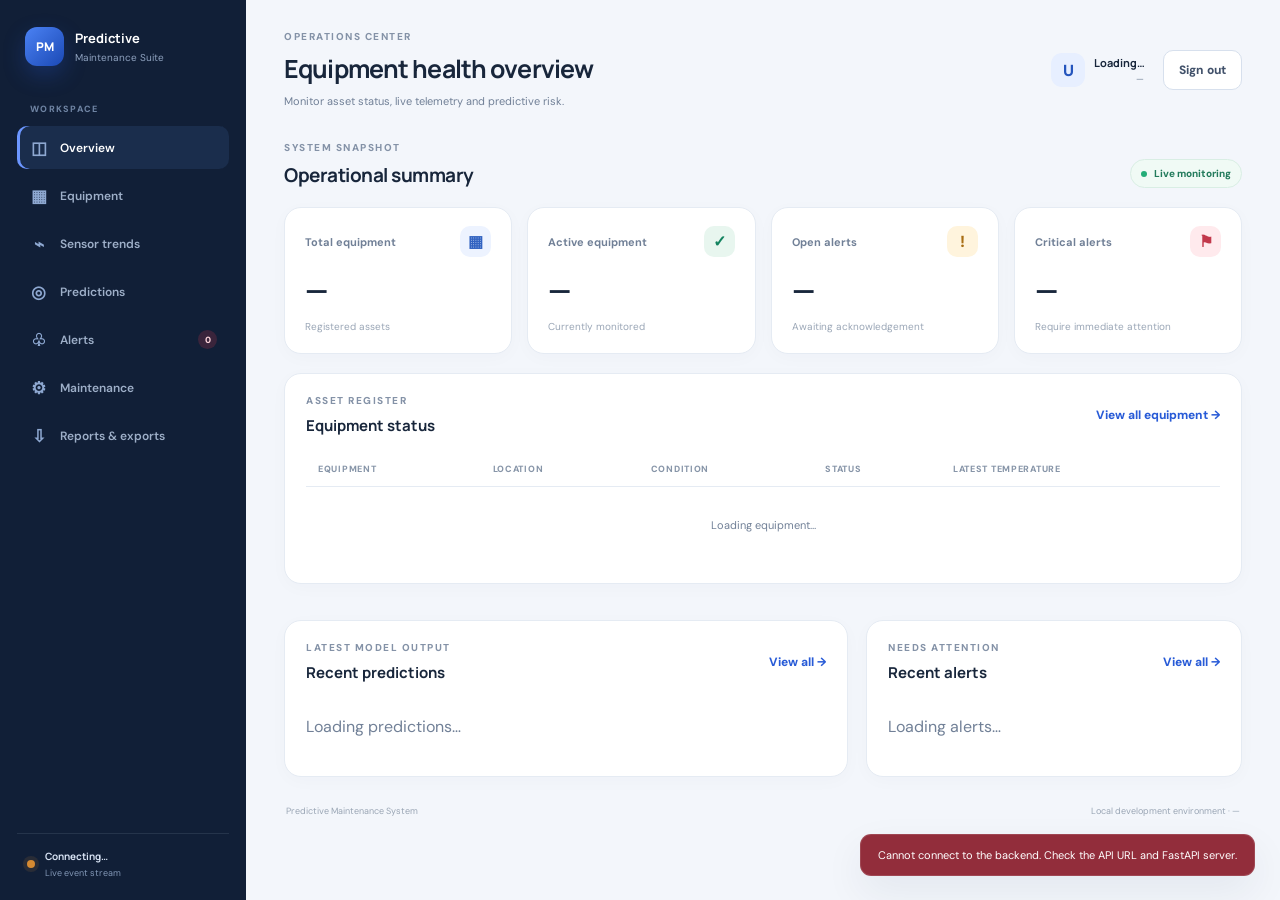
<file: frontend/index.html>
<!DOCTYPE html>
<html lang="en">
<head>
  <meta charset="UTF-8">
  <meta name="viewport" content="width=device-width, initial-scale=1.0">
  <meta name="theme-color" content="#101d34">
  <title>Operations Dashboard | Predictive Maintenance</title>
  <link rel="stylesheet" href="assets/css/styles.css">
</head>
<body class="app-page">
  <aside class="sidebar" id="sidebar">
    <a class="sidebar-brand" href="index.html">
      <span class="brand-mark brand-mark-small">PM</span>
      <span><strong>Predictive</strong><small>Maintenance Suite</small></span>
    </a>
    <div class="sidebar-label">WORKSPACE</div>
    <nav class="sidebar-nav" aria-label="Main navigation">
      <a class="nav-link active" href="#overview" data-view="overview"><span class="nav-icon">◫</span>Overview</a>
      <a class="nav-link" href="#equipment" data-view="equipment"><span class="nav-icon">▦</span>Equipment</a>
      <a class="nav-link" href="#trends" data-view="trends"><span class="nav-icon">⌁</span>Sensor trends</a>
      <a class="nav-link" href="#predictions" data-view="predictions"><span class="nav-icon">◎</span>Predictions</a>
      <a class="nav-link" href="#alerts" data-view="alerts"><span class="nav-icon">♧</span>Alerts<span class="nav-count" id="nav-alert-count">0</span></a>
      <a class="nav-link" href="#maintenance" data-view="maintenance"><span class="nav-icon">⚙</span>Maintenance</a>
      <a class="nav-link" href="#reports" data-view="reports"><span class="nav-icon">⇩</span>Reports &amp; exports</a>
      <a class="nav-link privileged-only hidden" href="#model-monitoring" data-view="model-monitoring"><span class="nav-icon">▤</span>ML model monitoring</a>
      <a class="nav-link admin-only hidden" href="#users" data-view="users"><span class="nav-icon">♙</span>User management</a>
    </nav>
    <div class="sidebar-bottom">
      <span class="connection-indicator" id="connection-indicator"></span>
      <span><strong id="connection-label">Connecting…</strong><small>Live event stream</small></span>
    </div>
  </aside>

  <main class="main-content">
    <header class="topbar">
      <div class="topbar-title">
        <p class="eyebrow">OPERATIONS CENTER</p>
        <h1 id="view-title">Equipment health overview</h1>
        <p id="view-subtitle" class="muted">Monitor asset status, live telemetry and predictive risk.</p>
      </div>
      <div class="topbar-actions">
        <div class="user-chip"><span class="avatar" id="user-avatar">U</span><span><strong id="user-name">Loading…</strong><small id="user-role">—</small></span></div>
        <button id="logout-button" class="button button-outline" type="button">Sign out</button>
      </div>
    </header>

    <!-- OVERVIEW -->
    <section class="page-view" id="view-overview" data-panel="overview">
      <div class="section-heading"><div><p class="eyebrow">SYSTEM SNAPSHOT</p><h2>Operational summary</h2></div><span class="live-badge"><span></span>Live monitoring</span></div>
      <div class="kpi-grid">
        <article class="kpi-card"><div class="kpi-top"><span class="kpi-label">Total equipment</span><span class="kpi-icon blue">▦</span></div><strong id="equipment-count">—</strong><small>Registered assets</small></article>
        <article class="kpi-card"><div class="kpi-top"><span class="kpi-label">Active equipment</span><span class="kpi-icon green">✓</span></div><strong id="active-equipment">—</strong><small>Currently monitored</small></article>
        <article class="kpi-card"><div class="kpi-top"><span class="kpi-label">Open alerts</span><span class="kpi-icon amber">!</span></div><strong id="open-alerts">—</strong><small>Awaiting acknowledgement</small></article>
        <article class="kpi-card"><div class="kpi-top"><span class="kpi-label">Critical alerts</span><span class="kpi-icon red">⚑</span></div><strong id="critical-alerts">—</strong><small>Require immediate attention</small></article>
      </div>
      <div class="overview-grid">
        <section class="panel panel-wide">
          <div class="panel-heading"><div><p class="eyebrow">ASSET REGISTER</p><h2>Equipment status</h2></div><button class="button button-text" type="button" data-go="equipment">View all equipment →</button></div>
          <div class="table-wrap"><table><thead><tr><th>Equipment</th><th>Location</th><th>Condition</th><th>Status</th><th>Latest temperature</th></tr></thead><tbody id="overview-equipment-table"><tr><td colspan="5" class="empty-cell">Loading equipment…</td></tr></tbody></table></div>
        </section>
        <section class="panel">
          <div class="panel-heading"><div><p class="eyebrow">LATEST MODEL OUTPUT</p><h2>Recent predictions</h2></div><button class="button button-text" type="button" data-go="predictions">View all →</button></div>
          <div id="overview-predictions" class="compact-list"><p class="muted">Loading predictions…</p></div>
        </section>
        <section class="panel">
          <div class="panel-heading"><div><p class="eyebrow">NEEDS ATTENTION</p><h2>Recent alerts</h2></div><button class="button button-text" type="button" data-go="alerts">View all →</button></div>
          <div id="overview-alerts" class="compact-list"><p class="muted">Loading alerts…</p></div>
        </section>
      </div>
    </section>

    <!-- EQUIPMENT -->
    <section class="page-view hidden" id="view-equipment" data-panel="equipment">
      <div class="section-heading"><div><p class="eyebrow">ASSET REGISTER</p><h2>Equipment management</h2><p class="muted">Manage registered machines and capture a sensor reading manually.</p></div><button id="show-equipment-form" class="button button-primary write-control" type="button">＋ Add equipment</button></div>
      <section class="panel hidden" id="equipment-form-panel">
        <div class="panel-heading"><div><p class="eyebrow">ASSET DETAILS</p><h2 id="equipment-form-title">Register equipment</h2></div><button id="close-equipment-form" class="icon-button" type="button" aria-label="Close">×</button></div>
        <form id="equipment-form" class="form-grid">
          <input type="hidden" id="equipment-id">
          <label>Equipment name<input id="equipment-name" required minlength="2" maxlength="150" placeholder="CNC Machine 001"></label>
          <label>Asset tag<input id="equipment-asset-tag" required minlength="2" maxlength="80" placeholder="CNC-001"></label>
          <label>Equipment type<input id="equipment-type" maxlength="100" value="Industrial machine"></label>
          <label>Location<input id="equipment-location" maxlength="150" placeholder="Production Floor - Unit 1"></label>
          <label>Criticality<select id="equipment-criticality"><option value="low">Low</option><option value="medium" selected>Medium</option><option value="high">High</option><option value="critical">Critical</option></select></label>
          <label>Status<select id="equipment-status"><option value="active">Active</option><option value="inactive">Inactive</option></select></label>
          <label class="field-span-2">Description<textarea id="equipment-description" rows="2" placeholder="Optional equipment description"></textarea></label>
          <div class="threshold-box field-span-2"><strong>Sensor thresholds</strong><span class="muted">Used for threshold-breach event predictions.</span>
            <div class="threshold-grid">
              <label>Maximum temperature (°C)<input id="threshold-temperature" type="number" step="0.1" value="85"></label>
              <label>Maximum vibration (mm/s)<input id="threshold-vibration" type="number" step="0.1" value="7"></label>
              <label>Minimum pressure (bar)<input id="threshold-pressure-min" type="number" step="0.1" value="1"></label>
              <label>Maximum pressure (bar)<input id="threshold-pressure-max" type="number" step="0.1" value="12"></label>
              <label>Maximum current (A)<input id="threshold-current" type="number" step="0.1" value="30"></label>
            </div>
          </div>
          <div class="form-actions field-span-2"><button class="button button-primary" type="submit">Save equipment</button><button id="cancel-equipment-form" class="button button-outline" type="button">Cancel</button><span id="equipment-form-message" class="form-message" role="status"></span></div>
        </form>
      </section>
      <section class="panel">
        <div class="panel-heading"><div><p class="eyebrow">REGISTERED ASSETS</p><h2>All equipment</h2></div><span class="tag" id="equipment-table-count">0 assets</span></div>
        <div class="table-wrap"><table><thead><tr><th>Asset</th><th>Type</th><th>Location</th><th>Criticality</th><th>Status</th><th>Latest reading</th><th>Actions</th></tr></thead><tbody id="equipment-table"><tr><td colspan="7" class="empty-cell">Loading equipment…</td></tr></tbody></table></div>
      </section>
      <section class="panel write-control" id="telemetry-entry-panel">
        <div class="panel-heading"><div><p class="eyebrow">MANUAL INGESTION</p><h2>Submit sensor reading</h2><p class="muted">Use this form for a manual telemetry entry. The simulator can continue sending readings independently.</p></div></div>
        <form id="telemetry-form" class="form-grid">
          <label>Equipment<select id="telemetry-equipment" required></select></label>
          <label>Temperature (°C)<input id="reading-temperature" type="number" step="0.01" min="-50" max="500" required value="65"></label>
          <label>Vibration (mm/s)<input id="reading-vibration" type="number" step="0.01" min="0" max="1000" required value="2.5"></label>
          <label>Pressure (bar)<input id="reading-pressure" type="number" step="0.01" min="0" max="1000" required value="5.5"></label>
          <label>RPM<input id="reading-rpm" type="number" step="1" min="0" max="100000" required value="1500"></label>
          <label>Current (A)<input id="reading-current" type="number" step="0.01" min="0" max="10000" required value="15"></label>
          <label>Operating hours<input id="reading-operating-hours" type="number" step="0.1" min="0" required value="600"></label>
          <div class="form-actions field-span-2"><button class="button button-primary" type="submit">Submit reading</button><span id="telemetry-form-message" class="form-message" role="status"></span></div>
        </form>
      </section>
    </section>

    <!-- TRENDS -->
    <section class="page-view hidden" id="view-trends" data-panel="trends">
      <div class="section-heading"><div><p class="eyebrow">SENSOR ANALYTICS</p><h2>Historical equipment trends</h2><p class="muted">Review stored sensor measurements over the selected reading window.</p></div><span class="tag">MySQL history</span></div>
      <section class="panel">
        <div class="trend-controls">
          <label>Equipment<select id="trend-equipment"><option value="">Loading equipment…</option></select></label>
          <label>Measurement<select id="trend-metric"><option value="temperature">Temperature</option><option value="vibration">Vibration</option><option value="pressure">Pressure</option><option value="rpm">RPM</option><option value="current">Current</option></select></label>
          <label>Reading window<select id="trend-limit"><option value="50">Last 50</option><option value="100" selected>Last 100</option><option value="250">Last 250</option><option value="500">Last 500</option><option value="1000">Last 1000</option></select></label>
          <button id="refresh-trend" class="button button-outline" type="button">Refresh chart</button>
        </div>
        <div class="trend-stats">
          <article><span>Latest</span><strong id="trend-latest">—</strong></article>
          <article><span>Average</span><strong id="trend-average">—</strong></article>
          <article><span>Minimum</span><strong id="trend-minimum">—</strong></article>
          <article><span>Maximum</span><strong id="trend-maximum">—</strong></article>
        </div>
        <div id="trend-status" class="trend-status" role="status">Select equipment to view sensor history.</div>
        <div class="chart-shell"><svg id="trend-chart" class="trend-chart" viewBox="0 0 960 340" role="img" aria-label="Historical sensor readings chart"><text x="480" y="170" text-anchor="middle">Select equipment to view history</text></svg></div>
        <p class="chart-note">Statistics are calculated from the readings returned by the selected history request. New sensor events refresh the selected chart automatically.</p>
      </section>
    </section>

    <!-- PREDICTIONS -->
    <section class="page-view hidden" id="view-predictions" data-panel="predictions">
      <div class="section-heading"><div><p class="eyebrow">MODEL OUTPUT</p><h2>Failure and RUL predictions</h2><p class="muted">Failure probability is evaluated over the configured 24-hour horizon.</p></div><button id="refresh-predictions" class="button button-outline" type="button">Refresh</button></div>
      <section class="panel"><div class="table-wrap"><table><thead><tr><th>Equipment</th><th>Created</th><th>Trigger</th><th>Failure probability</th><th>Risk</th><th>Estimated RUL</th><th>Model versions</th></tr></thead><tbody id="predictions-table"><tr><td colspan="7" class="empty-cell">Loading predictions…</td></tr></tbody></table></div></section>
      <section class="panel write-control"><div class="panel-heading"><div><p class="eyebrow">ON-DEMAND INFERENCE</p><h2>Run a manual prediction</h2><p class="muted">Select active equipment that has at least one stored sensor reading.</p></div></div><form id="manual-prediction-form" class="inline-form"><select id="prediction-equipment" required></select><button class="button button-primary" type="submit">Run prediction</button><span id="prediction-form-message" class="form-message" role="status"></span></form></section>
    </section>

    <!-- MODEL MONITORING -->
    <section class="page-view hidden" id="view-model-monitoring" data-panel="model-monitoring">
      <div class="section-heading">
        <div>
          <p class="eyebrow">MODEL OPERATIONS</p>
          <h2>ML model monitoring</h2>
          <p class="muted">Review saved training metrics, deployed model versions and recent prediction activity.</p>
        </div>
        <div class="toolbar">
          <span class="tag tag-neutral" id="model-monitoring-updated">Not loaded</span>
          <button id="refresh-model-monitoring" class="button button-outline" type="button">Refresh</button>
        </div>
      </div>

      <div id="model-monitoring-status" class="trend-status" role="status">Model monitoring data has not been loaded.</div>

      <div class="kpi-grid model-kpi-grid">
        <article class="kpi-card">
          <div class="kpi-top"><span class="kpi-label">Failure model</span><span class="kpi-icon blue">◎</span></div>
          <strong id="failure-model-status">—</strong><small id="failure-model-version">Version unavailable</small>
        </article>
        <article class="kpi-card">
          <div class="kpi-top"><span class="kpi-label">RUL model</span><span class="kpi-icon green">◷</span></div>
          <strong id="rul-model-status">—</strong><small id="rul-model-version">Version unavailable</small>
        </article>
        <article class="kpi-card">
          <div class="kpi-top"><span class="kpi-label">Predictions · 30 days</span><span class="kpi-icon blue">▥</span></div>
          <strong id="model-total-predictions">—</strong><small>Recorded inference results</small>
        </article>
        <article class="kpi-card">
          <div class="kpi-top"><span class="kpi-label">Fallback predictions</span><span class="kpi-icon amber">!</span></div>
          <strong id="model-fallback-predictions">—</strong><small>Predictions not using the saved model</small>
        </article>
      </div>

      <div class="model-card-grid">
        <section class="panel model-card">
          <div class="panel-heading">
            <div><p class="eyebrow">CLASSIFICATION</p><h2>Failure prediction model</h2><p class="muted">Predicts failure within the configured prediction horizon.</p></div>
            <span id="failure-model-badge" class="status-pill">Unknown</span>
          </div>
          <div class="model-meta-grid">
            <div><span>Model version</span><strong id="failure-model-version-detail">—</strong></div>
            <div><span>Input features</span><strong id="failure-model-features">—</strong></div>
          </div>
          <div class="table-wrap">
            <table class="model-metrics-table"><thead><tr><th>Evaluation metric</th><th>Value</th></tr></thead><tbody id="failure-model-metrics"><tr><td colspan="2" class="empty-cell">No metrics available.</td></tr></tbody></table>
          </div>
        </section>

        <section class="panel model-card">
          <div class="panel-heading">
            <div><p class="eyebrow">REGRESSION</p><h2>Remaining useful life model</h2><p class="muted">Estimates remaining operating life in hours.</p></div>
            <span id="rul-model-badge" class="status-pill">Unknown</span>
          </div>
          <div class="model-meta-grid">
            <div><span>Model version</span><strong id="rul-model-version-detail">—</strong></div>
            <div><span>Input features</span><strong id="rul-model-features">—</strong></div>
          </div>
          <div class="table-wrap">
            <table class="model-metrics-table"><thead><tr><th>Evaluation metric</th><th>Value</th></tr></thead><tbody id="rul-model-metrics"><tr><td colspan="2" class="empty-cell">No metrics available.</td></tr></tbody></table>
          </div>
        </section>
      </div>

      <section class="panel">
        <div class="panel-heading"><div><p class="eyebrow">INFERENCE ACTIVITY</p><h2>Recent runtime statistics</h2><p class="muted">Calculated from prediction records created during the last 30 days.</p></div></div>
        <div class="trend-stats model-runtime-stats">
          <article><span>Average failure probability</span><strong id="model-average-failure">—</strong></article>
          <article><span>Average predicted RUL</span><strong id="model-average-rul">—</strong></article>
          <article><span>Failure fallback count</span><strong id="model-failure-fallback-count">—</strong></article>
          <article><span>RUL fallback count</span><strong id="model-rul-fallback-count">—</strong></article>
        </div>
      </section>

      <section class="panel">
        <div class="panel-heading"><div><p class="eyebrow">MODEL USAGE</p><h2>Prediction counts by model version</h2><p class="muted">The version strings are recorded with each prediction.</p></div></div>
        <div class="table-wrap">
          <table><thead><tr><th>Model</th><th>Version</th><th>Predictions · 30 days</th></tr></thead><tbody id="model-version-counts"><tr><td colspan="3" class="empty-cell">No version usage data available.</td></tr></tbody></table>
        </div>
      </section>

      <section class="panel">
        <div class="panel-heading"><div><p class="eyebrow">ACTIVE CONFIGURATION</p><h2>Prediction configuration</h2></div></div>
        <div class="model-config-grid">
          <div><span>Failure horizon</span><strong id="model-config-horizon">—</strong></div>
          <div><span>Scheduled interval</span><strong id="model-config-interval">—</strong></div>
          <div><span>Alert probability threshold</span><strong id="model-config-alert-threshold">—</strong></div>
          <div><span>Statistics period</span><strong id="model-config-period">—</strong></div>
        </div>
      </section>

      <div class="model-disclaimer"><strong>How to interpret these numbers:</strong> classification and regression metrics are the saved holdout evaluation results from training. Your current dataset is synthetic, so these values do not establish real-world industrial accuracy. Runtime averages describe stored predictions; they are not accuracy measurements.</div>
    </section>

    <!-- ALERTS -->
    <section class="page-view hidden" id="view-alerts" data-panel="alerts">
      <div class="section-heading"><div><p class="eyebrow">MAINTENANCE ACTION</p><h2>Alert center</h2><p class="muted">Review failure-risk alerts and record acknowledgement.</p></div><div class="toolbar"><select id="alert-filter" aria-label="Filter alerts"><option value="all">All alerts</option><option value="open">Unacknowledged only</option><option value="acknowledged">Acknowledged only</option></select><button id="refresh-alerts" class="button button-outline" type="button">Refresh</button></div></div>
      <section class="panel"><div class="table-wrap"><table><thead><tr><th>Severity</th><th>Alert</th><th>Equipment ID</th><th>Created</th><th>Status</th><th>Action</th></tr></thead><tbody id="alerts-table"><tr><td colspan="6" class="empty-cell">Loading alerts…</td></tr></tbody></table></div></section>
    </section>

    <!-- MAINTENANCE -->
    <section class="page-view hidden" id="view-maintenance" data-panel="maintenance">
      <div class="section-heading"><div><p class="eyebrow">SERVICE HISTORY</p><h2>Maintenance management</h2><p class="muted">Record preventive, corrective, inspection and predictive maintenance activities.</p></div><button id="show-maintenance-form" class="button button-primary write-control" type="button">＋ Add maintenance</button></div>
      <section class="panel hidden" id="maintenance-form-panel">
        <div class="panel-heading"><div><p class="eyebrow">NEW SERVICE RECORD</p><h2>Record maintenance activity</h2></div><button id="close-maintenance-form" class="icon-button" type="button" aria-label="Close">×</button></div>
        <form id="maintenance-form" class="form-grid">
          <label>Equipment<select id="maintenance-equipment" required></select></label>
          <label>Performed at<input id="maintenance-performed-at" type="datetime-local" required></label>
          <label>Maintenance type<select id="maintenance-type"><option value="preventive">Preventive</option><option value="corrective">Corrective</option><option value="inspection">Inspection</option><option value="predictive">Predictive</option></select></label>
          <label>Downtime (hours)<input id="maintenance-downtime" type="number" min="0" step="0.1" value="0" required></label>
          <label class="field-span-2">Description<textarea id="maintenance-description" minlength="3" rows="3" placeholder="Describe the work performed" required></textarea></label>
          <div class="form-actions field-span-2"><button class="button button-primary" type="submit">Save maintenance record</button><button id="cancel-maintenance-form" class="button button-outline" type="button">Cancel</button><span id="maintenance-form-message" class="form-message" role="status"></span></div>
        </form>
      </section>
      <section class="panel"><div class="panel-heading"><div><p class="eyebrow">SERVICE LOG</p><h2>Maintenance records</h2></div><span class="tag" id="maintenance-count">0 records</span></div><div class="table-wrap"><table><thead><tr><th>Equipment</th><th>Performed at</th><th>Type</th><th>Downtime</th><th>Description</th><th>Performed by</th></tr></thead><tbody id="maintenance-table"><tr><td colspan="6" class="empty-cell">Loading maintenance history…</td></tr></tbody></table></div></section>
    </section>

    <!-- REPORTS & EXPORTS -->
    <section class="page-view hidden" id="view-reports" data-panel="reports">
      <div class="section-heading">
        <div>
          <p class="eyebrow">REPORTING &amp; DATA EXTRACTS</p>
          <h2>Reports and data export</h2>
          <p class="muted">Build a filtered extract from equipment, sensor, prediction, alert and maintenance records.</p>
        </div>
        <span class="tag tag-neutral" id="report-generated-at">Not generated</span>
      </div>

      <section class="panel">
        <div class="panel-heading"><div><p class="eyebrow">REPORT PARAMETERS</p><h2>Choose data and filters</h2></div></div>
        <form id="report-form" class="report-controls">
          <label>Dataset
            <select id="report-dataset">
              <option value="all">All datasets (Excel workbook / combined CSV)</option>
              <option value="equipment">Equipment register</option>
              <option value="telemetry">Sensor readings</option>
              <option value="predictions">ML predictions</option>
              <option value="alerts">Alerts</option>
              <option value="maintenance">Maintenance records</option>
            </select>
          </label>
          <label>Equipment
            <select id="report-equipment-filter"><option value="all">All equipment</option></select>
          </label>
          <label>From date<input id="report-from-date" type="date"></label>
          <label>To date<input id="report-to-date" type="date"></label>
          <div class="report-actions">
            <button id="generate-report" class="button button-primary" type="submit">Generate report</button>
            <button id="export-report-csv" class="button button-outline" type="button" disabled>Export CSV</button>
            <button id="export-report-xlsx" class="button button-outline" type="button" disabled>Export Excel</button>
          </div>
        </form>
        <p class="chart-note">Date filtering uses each record's event date: sensor timestamp, prediction/alert creation date, maintenance performed date, or equipment registration date. Results are limited by the API's list limits (up to 500 rows per list and up to 1,000 sensor readings per equipment).</p>
      </section>

      <div id="report-status" class="trend-status" role="status">Choose your filters and generate a report.</div>
      <div id="report-summary" class="report-summary-grid">
        <article class="report-summary-card"><span>Equipment</span><strong>—</strong></article>
        <article class="report-summary-card"><span>Sensor readings</span><strong>—</strong></article>
        <article class="report-summary-card"><span>Predictions</span><strong>—</strong></article>
        <article class="report-summary-card"><span>Alerts</span><strong>—</strong></article>
        <article class="report-summary-card"><span>Maintenance</span><strong>—</strong></article>
      </div>

      <section class="panel">
        <div class="panel-heading">
          <div><p class="eyebrow">REPORT PREVIEW</p><h2 id="report-preview-title">No report generated</h2><p class="muted" id="report-preview-caption">Generate a report to preview matching records.</p></div>
        </div>
        <div class="table-wrap">
          <table><thead id="report-preview-head"><tr><th>Preview</th></tr></thead><tbody id="report-preview-body"><tr><td class="empty-cell">No data loaded.</td></tr></tbody></table>
        </div>
      </section>
    </section>

    <!-- USERS -->
    <section class="page-view hidden" id="view-users" data-panel="users">
      <div class="section-heading"><div><p class="eyebrow">ACCESS CONTROL</p><h2>User management</h2><p class="muted">Create accounts and manage role assignments. This section is available to Admin users only.</p></div></div>
      <section class="panel"><div class="panel-heading"><div><p class="eyebrow">CREATE ACCOUNT</p><h2>Add user</h2></div></div>
        <form id="user-form" class="form-grid">
          <label>Full name<input id="new-user-name" minlength="2" maxlength="120" required></label>
          <label>Email<input id="new-user-email" type="email" required></label>
          <label>Temporary password<input id="new-user-password" type="password" minlength="10" maxlength="128" required></label>
          <label>Role<select id="new-user-role"><option value="viewer">Viewer</option><option value="engineer">Engineer</option><option value="admin">Admin</option></select></label>
          <div class="form-actions field-span-2"><button class="button button-primary" type="submit">Create user</button><span id="user-form-message" class="form-message" role="status"></span></div>
        </form>
      </section>
      <section class="panel"><div class="panel-heading"><div><p class="eyebrow">REGISTERED USERS</p><h2>Accounts and permissions</h2></div></div><div class="table-wrap"><table><thead><tr><th>User</th><th>Email</th><th>Role</th><th>Status</th><th>Update</th></tr></thead><tbody id="users-table"><tr><td colspan="5" class="empty-cell">Loading users…</td></tr></tbody></table></div></section>
    </section>

    <footer class="app-footer"><span>Predictive Maintenance System</span><span>Local development environment · <span id="footer-current-time">—</span></span></footer>
  </main>

  <div id="toast" class="toast" role="status" aria-live="polite"></div>
  <script src="assets/js/config.js"></script>
  <script src="assets/js/api.js"></script>
  <script src="assets/js/reports.js" defer></script>
  <script src="assets/js/app.js" defer></script>
</body>
</html>
</file>
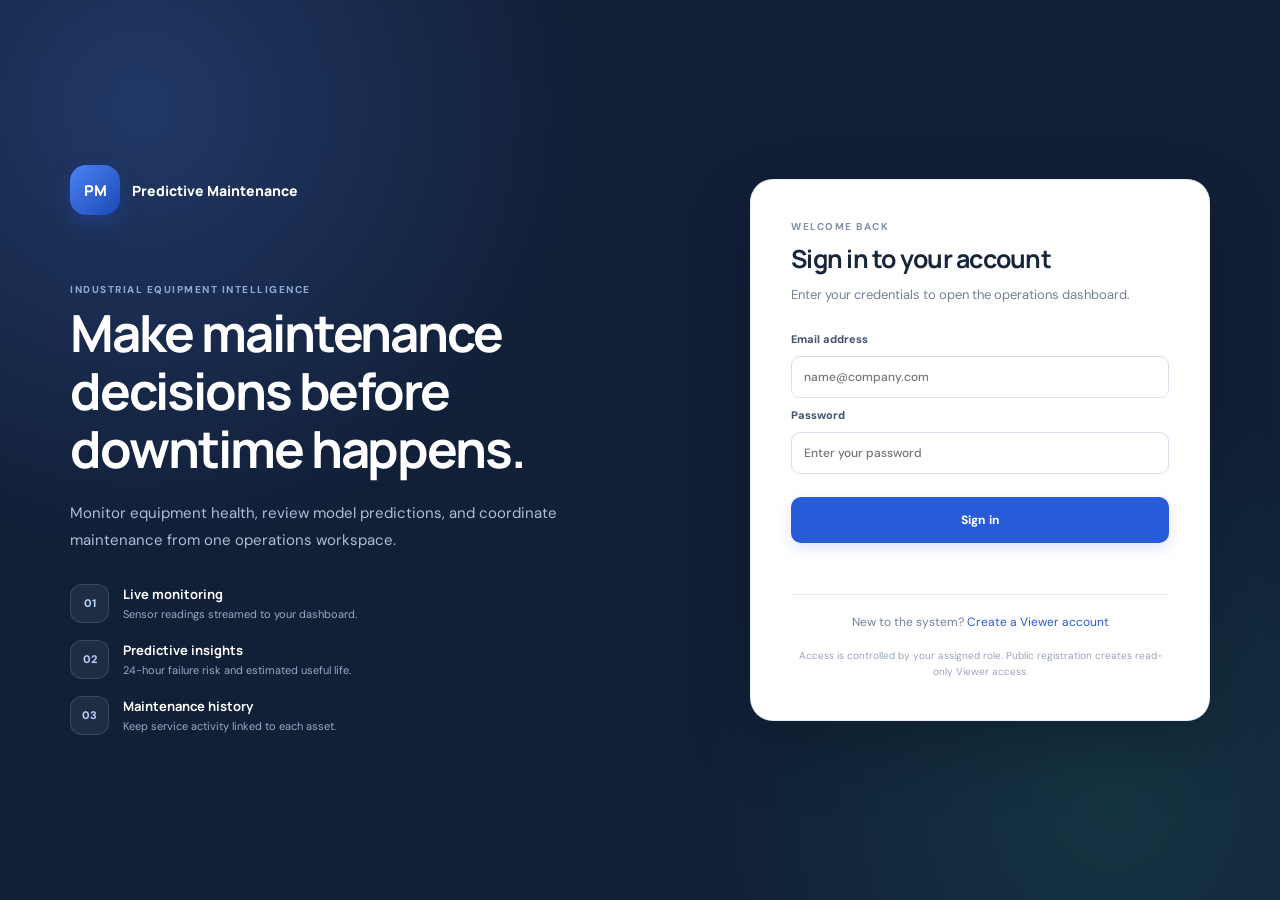
<file: frontend/login.html>
<!DOCTYPE html>
<html lang="en">
<head>
  <meta charset="UTF-8">
  <meta name="viewport" content="width=device-width, initial-scale=1.0">
  <meta name="theme-color" content="#101d34">
  <title>Sign in | Predictive Maintenance</title>
  <link rel="stylesheet" href="assets/css/styles.css">
</head>
<body class="auth-page">
  <main class="auth-layout">
    <section class="auth-intro">
      <div class="brand-lockup"><span class="brand-mark">PM</span><span>Predictive Maintenance</span></div>
      <p class="eyebrow">INDUSTRIAL EQUIPMENT INTELLIGENCE</p>
      <h1>Make maintenance decisions before downtime happens.</h1>
      <p class="auth-intro-copy">Monitor equipment health, review model predictions, and coordinate maintenance from one operations workspace.</p>
      <div class="auth-feature-list">
        <div><span class="feature-icon">01</span><span><strong>Live monitoring</strong><small>Sensor readings streamed to your dashboard.</small></span></div>
        <div><span class="feature-icon">02</span><span><strong>Predictive insights</strong><small>24-hour failure risk and estimated useful life.</small></span></div>
        <div><span class="feature-icon">03</span><span><strong>Maintenance history</strong><small>Keep service activity linked to each asset.</small></span></div>
      </div>
    </section>

    <section class="auth-card">
      <div class="auth-card-heading">
        <p class="eyebrow">WELCOME BACK</p>
        <h2>Sign in to your account</h2>
        <p class="muted">Enter your credentials to open the operations dashboard.</p>
      </div>
      <form id="login-form" class="form-stack">
        <label for="email">Email address</label>
        <input id="email" name="email" type="email" autocomplete="username" placeholder="name@company.com" required>
        <label for="password">Password</label>
        <input id="password" name="password" type="password" autocomplete="current-password" placeholder="Enter your password" required>
        <button id="login-submit" class="button button-primary button-full" type="submit">Sign in</button>
        <p id="form-message" class="form-message" role="status" aria-live="polite"></p>
      </form>
      <div class="auth-footer">New to the system? <a href="pages/register.html">Create a Viewer account</a></div>
      <p class="auth-note">Access is controlled by your assigned role. Public registration creates read-only Viewer access.</p>
    </section>
  </main>
  <script src="assets/js/config.js"></script>
  <script src="assets/js/api.js"></script>
  <script src="assets/js/login.js"></script>
</body>
</html>
</file>
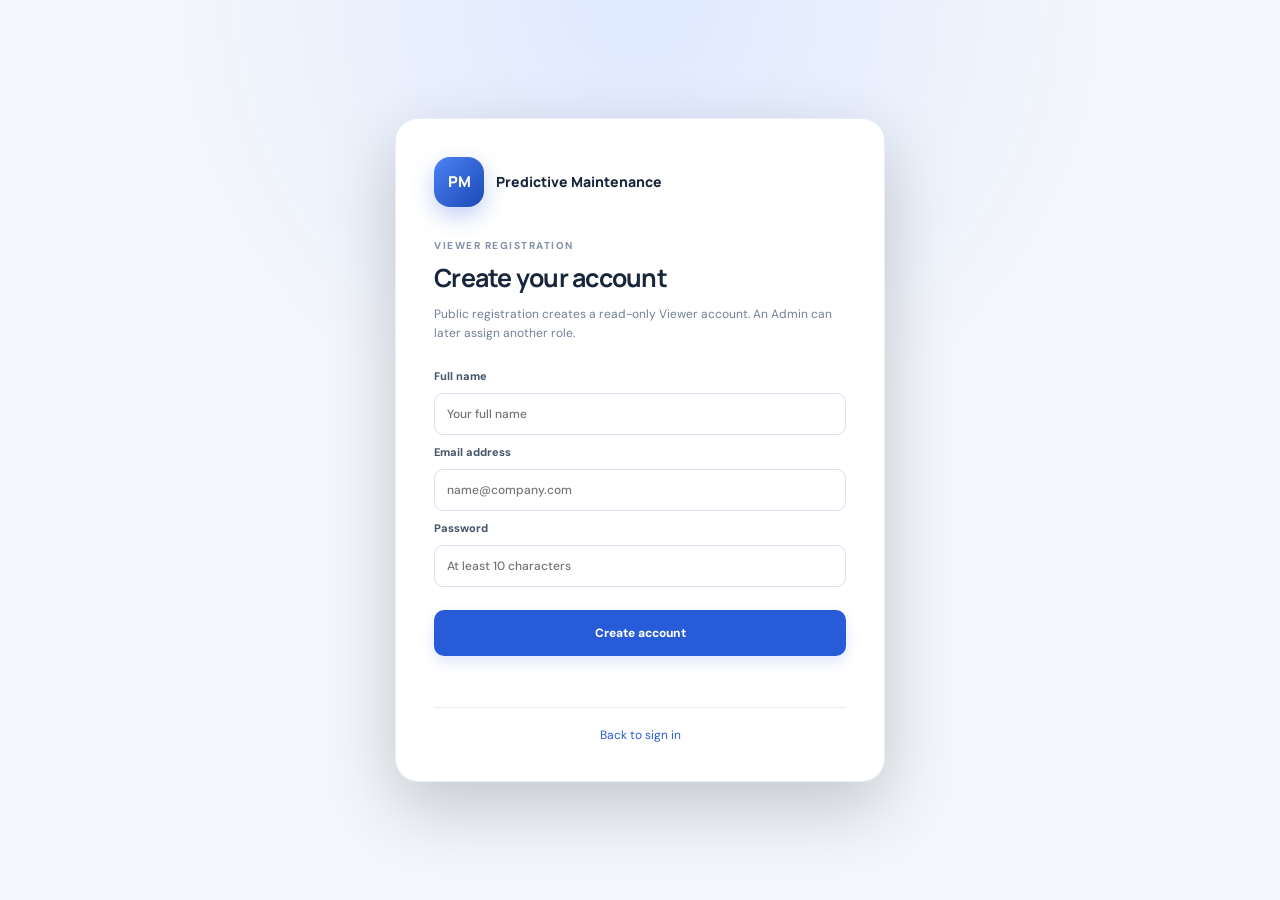
<file: frontend/pages/register.html>
<!DOCTYPE html>
<html lang="en">
<head>
  <meta charset="UTF-8">
  <meta name="viewport" content="width=device-width, initial-scale=1.0">
  <meta name="theme-color" content="#101d34">
  <title>Create account | Predictive Maintenance</title>
  <link rel="stylesheet" href="../assets/css/styles.css">
</head>
<body class="auth-page auth-page-simple">
  <main class="auth-card register-card">
    <a class="brand-lockup brand-lockup-dark" href="../login.html"><span class="brand-mark">PM</span><span>Predictive Maintenance</span></a>
    <p class="eyebrow">VIEWER REGISTRATION</p>
    <h1>Create your account</h1>
    <p class="muted">Public registration creates a read-only Viewer account. An Admin can later assign another role.</p>
    <form id="register-form" class="form-stack">
      <label for="full-name">Full name</label>
      <input id="full-name" name="full_name" type="text" autocomplete="name" minlength="2" maxlength="120" placeholder="Your full name" required>
      <label for="email">Email address</label>
      <input id="email" name="email" type="email" autocomplete="email" placeholder="name@company.com" required>
      <label for="password">Password</label>
      <input id="password" name="password" type="password" autocomplete="new-password" minlength="10" maxlength="128" placeholder="At least 10 characters" required>
      <button id="register-submit" class="button button-primary button-full" type="submit">Create account</button>
      <p id="form-message" class="form-message" role="status" aria-live="polite"></p>
    </form>
    <div class="auth-footer"><a href="../login.html">Back to sign in</a></div>
  </main>
  <script src="../assets/js/config.js"></script>
  <script src="../assets/js/api.js"></script>
  <script src="../assets/js/register.js"></script>
</body>
</html>
</file>
<file: frontend/assets/css/styles.css>
@import url('https://fonts.googleapis.com/css2?family=DM+Sans:wght@400;500;600;700&family=Manrope:wght@500;600;700;800&display=swap');

:root {
  --bg: #f3f6fb;
  --surface: #ffffff;
  --surface-soft: #f8faff;
  --ink: #18263b;
  --muted: #718097;
  --muted-2: #94a0b2;
  --line: #e5ebf3;
  --line-strong: #d7e0ed;
  --primary: #285bd7;
  --primary-dark: #1947b3;
  --navy: #111f37;
  --navy-soft: #1a2d4c;
  --green: #13835f;
  --green-bg: #e8f6ef;
  --amber: #a86d13;
  --amber-bg: #fff4dd;
  --orange: #c15a2a;
  --orange-bg: #ffede3;
  --red: #c2384b;
  --red-bg: #ffeaed;
  --blue-bg: #eaf1ff;
  --shadow: 0 16px 40px rgba(18, 39, 71, .07);
  --radius: 17px;
}

* { box-sizing: border-box; }
html { scroll-behavior: smooth; }
body { margin: 0; color: var(--ink); background: var(--bg); font-family: 'DM Sans', Arial, sans-serif; }
h1, h2, h3, strong { font-family: 'Manrope', 'DM Sans', sans-serif; }
button, input, select, textarea { font: inherit; }
button { cursor: pointer; }
button:disabled { cursor: not-allowed; opacity: .55; }
a { color: var(--primary); text-decoration: none; }
.hidden { display: none !important; }
.muted { color: var(--muted); line-height: 1.55; }
.eyebrow { margin: 0 0 8px; color: #8492a7; font-size: 10px; font-weight: 800; letter-spacing: .15em; }

/* Shared identity */
.brand-lockup { display: inline-flex; align-items: center; gap: 12px; color: #fff; font-family: 'Manrope', sans-serif; font-size: 14px; font-weight: 800; }
.brand-lockup-dark { color: var(--ink); margin-bottom: 32px; }
.brand-mark { display: grid; width: 50px; height: 50px; flex: 0 0 auto; place-items: center; border-radius: 16px; color: #fff; background: linear-gradient(135deg, #4b82f4, #1b49b5); box-shadow: 0 9px 22px rgba(40, 91, 215, .28); font-family: 'Manrope', sans-serif; font-size: 15px; font-weight: 800; }
.brand-mark-small { width: 39px; height: 39px; border-radius: 12px; font-size: 12px; }
.button { display: inline-flex; min-height: 40px; align-items: center; justify-content: center; gap: 8px; padding: 10px 15px; border: 1px solid transparent; border-radius: 10px; font-size: 12px; font-weight: 800; transition: background .16s ease, border-color .16s ease, transform .16s ease; }
.button:hover { transform: translateY(-1px); }
.button-primary { color: #fff; background: var(--primary); box-shadow: 0 6px 14px rgba(40, 91, 215, .15); }
.button-primary:hover { background: var(--primary-dark); }
.button-outline { color: #41516a; background: #fff; border-color: var(--line-strong); }
.button-outline:hover, .button-soft:hover { border-color: #b8c9e5; background: #f4f7fd; }
.button-soft { min-height: 31px; padding: 6px 9px; color: #3b5686; background: #edf3ff; border-color: #e3ebfa; }
.button-mini { min-height: 29px; padding: 6px 9px; font-size: 10px; }
.button-full { width: 100%; min-height: 46px; }
.button-text { min-height: auto; padding: 5px 0; color: var(--primary); background: transparent; border: 0; }
.icon-button { width: 34px; height: 34px; border: 1px solid var(--line); border-radius: 9px; color: var(--muted); background: white; font-size: 21px; }
.tag { display: inline-flex; align-items: center; width: fit-content; padding: 6px 9px; border-radius: 20px; color: #4264a5; background: var(--blue-bg); font-size: 10px; font-weight: 800; }
.tag-neutral { color: #64748b; background: #eff3f8; }

/* Authentication pages */
.auth-page { min-height: 100vh; display: grid; place-items: center; padding: 32px; background: radial-gradient(circle at 11% 12%, rgba(82, 130, 241, .25), transparent 32%), radial-gradient(circle at 87% 90%, rgba(39, 161, 122, .16), transparent 31%), #111f37; }
.auth-layout { display: grid; width: min(1140px, 100%); grid-template-columns: 1.08fr .92fr; align-items: center; gap: 64px; }
.auth-intro { color: white; padding: 30px 0; }
.auth-intro > .eyebrow { margin-top: 68px; color: #91a9d5; }
.auth-intro h1 { max-width: 580px; margin: 0; font-size: clamp(34px, 4vw, 52px); line-height: 1.13; letter-spacing: -.04em; }
.auth-intro-copy { max-width: 510px; margin: 22px 0 30px; color: #aebed6; font-size: 15px; line-height: 1.8; }
.auth-feature-list { display: grid; max-width: 510px; gap: 17px; }
.auth-feature-list > div { display: flex; align-items: center; gap: 14px; }
.feature-icon { display: grid; width: 39px; height: 39px; flex: 0 0 auto; place-items: center; border: 1px solid rgba(157, 185, 236, .2); border-radius: 12px; color: #bad0ff; background: rgba(255, 255, 255, .06); font-size: 11px; font-weight: 800; }
.auth-feature-list strong, .auth-feature-list small { display: block; }
.auth-feature-list strong { font-size: 13px; }
.auth-feature-list small { margin-top: 4px; color: #98aac5; font-size: 11px; }
.auth-card { width: 100%; max-width: 460px; justify-self: end; padding: 40px; border: 1px solid rgba(226, 234, 246, .8); border-radius: 23px; background: var(--surface); box-shadow: 0 25px 70px rgba(0, 0, 0, .2); }
.auth-card-heading h2, .register-card h1 { margin: 0; font-size: 25px; letter-spacing: -.03em; }
.auth-card-heading > .muted { margin: 9px 0 0; font-size: 13px; }
.form-stack { display: grid; gap: 10px; margin-top: 27px; }
.form-stack label, .form-grid label, .trend-controls label { display: grid; gap: 7px; color: #46556d; font-size: 11px; font-weight: 800; }
.form-stack input, .form-grid input, .form-grid select, .form-grid textarea, .inline-form input, .inline-form select, .trend-controls select, .toolbar select, .user-role-select {
  width: 100%; min-height: 42px; padding: 10px 12px; border: 1px solid var(--line-strong); border-radius: 9px; outline: none; color: var(--ink); background: #fff; font-size: 12px; font-weight: 500;
}
.form-stack input:focus, .form-grid input:focus, .form-grid select:focus, .form-grid textarea:focus, .trend-controls select:focus, .toolbar select:focus { border-color: #7b9ce9; box-shadow: 0 0 0 3px rgba(40, 91, 215, .1); }
.form-stack .button { margin-top: 13px; }
.form-message { display: block; min-height: 16px; margin: 0; color: var(--green); font-size: 11px; font-weight: 600; }
.form-message.error, .trend-status.error { color: var(--red); }
.auth-footer { margin-top: 25px; padding-top: 19px; border-top: 1px solid var(--line); color: var(--muted); font-size: 12px; text-align: center; }
.auth-note { margin: 18px 0 0; color: #98a4b5; font-size: 10px; line-height: 1.6; text-align: center; }
.auth-page-simple { background: radial-gradient(circle at 50% 0%, #dfe9ff, transparent 42%), var(--bg); }
.register-card { max-width: 490px; justify-self: center; padding: 38px; }
.register-card .eyebrow { margin-bottom: 8px; }
.register-card > .muted { margin: 10px 0 0; font-size: 12px; }

/* Main shell */
.app-page { min-height: 100vh; }
.sidebar { position: fixed; z-index: 20; inset: 0 auto 0 0; display: flex; width: 246px; flex-direction: column; padding: 25px 17px 17px; color: #dce6f6; background: var(--navy); }
.sidebar-brand { display: flex; align-items: center; gap: 11px; padding: 2px 8px 37px; color: white; }
.sidebar-brand strong, .sidebar-brand small { display: block; }
.sidebar-brand strong { font-family: 'Manrope', sans-serif; font-size: 13px; }
.sidebar-brand small { margin-top: 4px; color: #8fa2bf; font-size: 10px; }
.sidebar-label { padding: 0 13px 11px; color: #6f84a3; font-size: 9px; font-weight: 800; letter-spacing: .14em; }
.sidebar-nav { display: grid; gap: 5px; }
.nav-link { display: flex; min-height: 43px; align-items: center; gap: 12px; padding: 10px 12px; border-radius: 10px; color: #9eafc8; font-size: 12px; font-weight: 600; transition: .15s; }
.nav-link:hover, .nav-link.active { color: #fff; background: var(--navy-soft); }
.nav-link.active { box-shadow: inset 3px 0 #6c96ff; }
.nav-icon { display: grid; width: 19px; place-items: center; color: #8ea8d1; font-size: 17px; }
.nav-count { display: grid; min-width: 19px; height: 19px; place-items: center; margin-left: auto; padding: 0 5px; border-radius: 20px; color: #ffd6dc; background: rgba(194, 56, 75, .24); font-size: 9px; font-weight: 800; }
.sidebar-bottom { display: flex; align-items: center; gap: 10px; margin-top: auto; padding: 15px 10px 4px; border-top: 1px solid rgba(214, 228, 249, .1); }
.sidebar-bottom strong, .sidebar-bottom small { display: block; }
.sidebar-bottom strong { color: #d6e1f2; font-size: 10px; }
.sidebar-bottom small { margin-top: 4px; color: #8297b6; font-size: 9px; }
.connection-indicator { width: 8px; height: 8px; flex: 0 0 auto; border-radius: 50%; background: #d58a32; box-shadow: 0 0 0 4px rgba(213, 138, 50, .12); }
.connection-indicator.connected { background: #38c78f; box-shadow: 0 0 0 4px rgba(56, 199, 143, .13); }
.main-content { max-width: 1760px; min-height: 100vh; margin-left: 246px; padding: 30px 38px 25px; }
.topbar { display: flex; align-items: center; justify-content: space-between; gap: 20px; margin-bottom: 31px; }
.topbar-title h1 { margin: 0; font-size: 25px; letter-spacing: -.035em; }
.topbar-title > .muted { margin: 7px 0 0; font-size: 11px; }
.topbar-actions { display: flex; align-items: center; gap: 18px; }
.user-chip { display: flex; align-items: center; gap: 9px; }
.user-chip strong, .user-chip small { display: block; text-align: right; }
.user-chip strong { font-size: 11px; }
.user-chip small { margin-top: 3px; color: var(--muted); font-size: 9px; letter-spacing: .06em; }
.avatar { display: grid; width: 34px; height: 34px; place-items: center; border-radius: 11px; color: #2455bd; background: #e7efff; font-weight: 800; }
.section-heading { display: flex; align-items: flex-end; justify-content: space-between; gap: 18px; margin-bottom: 19px; }
.section-heading h2 { margin: 0; font-size: 19px; letter-spacing: -.025em; }
.section-heading .muted { margin: 7px 0 0; font-size: 11px; }
.live-badge { display: inline-flex; align-items: center; gap: 7px; padding: 7px 10px; border: 1px solid #d9eee4; border-radius: 20px; color: #237b5c; background: #f0faf5; font-size: 10px; font-weight: 800; }
.live-badge span { width: 6px; height: 6px; border-radius: 50%; background: #24ad78; }

/* Cards and KPIs */
.kpi-grid { display: grid; grid-template-columns: repeat(4, minmax(0, 1fr)); gap: 15px; margin-bottom: 19px; }
.kpi-card, .panel { border: 1px solid var(--line); border-radius: var(--radius); background: var(--surface); box-shadow: 0 4px 18px rgba(18, 39, 71, .025); }
.kpi-card { padding: 18px 20px; }
.kpi-top { display: flex; align-items: center; justify-content: space-between; }
.kpi-label { color: var(--muted); font-size: 11px; font-weight: 700; }
.kpi-card > strong { display: block; margin: 12px 0 4px; font-size: 30px; letter-spacing: -.04em; }
.kpi-card > small { color: #9aa6b6; font-size: 10px; }
.kpi-icon { display: grid; width: 31px; height: 31px; place-items: center; border-radius: 10px; font-weight: 800; }
.kpi-icon.blue { color: #3263c1; background: #edf3ff; }
.kpi-icon.green { color: #13835f; background: var(--green-bg); }
.kpi-icon.amber { color: var(--amber); background: var(--amber-bg); }
.kpi-icon.red { color: var(--red); background: var(--red-bg); }
.panel { min-width: 0; margin-bottom: 18px; padding: 20px 21px; }
.panel-heading { display: flex; align-items: center; justify-content: space-between; gap: 15px; margin-bottom: 16px; }
.panel-heading h2 { margin: 0; font-size: 15px; }
.panel-heading .muted { margin: 5px 0 0; font-size: 10px; }
.overview-grid { display: grid; grid-template-columns: 1.2fr .8fr; gap: 18px; }
.panel-wide { grid-column: 1 / -1; }

/* Tables and pills */
.table-wrap { width: 100%; overflow-x: auto; }
table { width: 100%; border-collapse: collapse; text-align: left; white-space: nowrap; }
th { padding: 11px 12px; border-bottom: 1px solid var(--line); color: #8795a8; font-size: 9px; font-weight: 800; letter-spacing: .08em; text-transform: uppercase; }
td { padding: 12px; border-bottom: 1px solid #eff2f6; color: #4d5b70; font-size: 11px; vertical-align: middle; }
tbody tr:last-child td { border-bottom: 0; }
td strong, td small { display: block; }
td strong { color: var(--ink); font-size: 11px; }
td small { max-width: 300px; overflow: hidden; margin-top: 4px; color: #96a1b0; font-size: 9px; text-overflow: ellipsis; }
.description-cell { max-width: 340px; white-space: normal; line-height: 1.5; }
.empty-cell { padding: 31px 15px; color: var(--muted); font-size: 11px; text-align: center; }
.table-actions { display: flex; gap: 6px; }
.risk-pill, .status-pill { display: inline-flex; align-items: center; width: fit-content; padding: 5px 8px; border-radius: 20px; color: #63748b; background: #eff3f8; font-size: 9px; font-weight: 800; text-transform: uppercase; }
.risk-pill.low { color: #16815b; background: var(--green-bg); }
.risk-pill.medium { color: #a36c15; background: var(--amber-bg); }
.risk-pill.high { color: #b55327; background: var(--orange-bg); }
.risk-pill.critical { color: #bd3347; background: var(--red-bg); }
.status-pill.active, .status-pill.acknowledged { color: #16815b; background: var(--green-bg); }
.status-pill.inactive { color: #68768a; background: #edf1f6; }
.status-pill.open { color: #a36c15; background: var(--amber-bg); }

/* Compact overview lists */
.compact-list { display: grid; }
.compact-item { display: flex; align-items: center; justify-content: space-between; gap: 12px; padding: 12px 0; border-bottom: 1px solid #edf1f5; }
.compact-item:last-child { border-bottom: 0; }
.compact-item strong, .compact-item small { display: block; }
.compact-item strong { font-size: 10px; }
.compact-item small { max-width: 250px; overflow: hidden; margin-top: 4px; color: var(--muted); font-size: 9px; text-overflow: ellipsis; }
.compact-metric { color: var(--ink); font-family: 'Manrope', sans-serif; font-size: 13px; font-weight: 800; text-align: right; }
.compact-metric small { color: var(--muted); font-family: 'DM Sans', sans-serif; font-size: 9px; font-weight: 600; text-transform: capitalize; }
.alert-compact { align-items: flex-start; }

/* Forms */
.form-grid { display: grid; grid-template-columns: repeat(2, minmax(0, 1fr)); gap: 14px; }
.form-grid textarea { min-height: 78px; resize: vertical; line-height: 1.5; }
.field-span-2 { grid-column: 1 / -1; }
.form-actions { display: flex; align-items: center; flex-wrap: wrap; gap: 9px; }
.form-actions .form-message { margin-left: 5px; }
.threshold-box { padding: 14px; border: 1px solid var(--line); border-radius: 12px; background: var(--surface-soft); }
.threshold-box > strong { display: block; margin-bottom: 3px; font-size: 11px; }
.threshold-box > .muted { display: block; margin-bottom: 12px; font-size: 10px; }
.threshold-grid { display: grid; grid-template-columns: repeat(3, minmax(0, 1fr)); gap: 11px; }
.threshold-grid label { font-size: 10px; }
.inline-form { display: flex; align-items: center; flex-wrap: wrap; gap: 9px; }
.inline-form select { width: min(340px, 100%); }
.toolbar { display: flex; gap: 8px; }
.toolbar select { width: auto; min-width: 170px; }
.write-control.hidden { display: none !important; }

/* Historical sensor charts */
.trend-controls { display: flex; align-items: flex-end; flex-wrap: wrap; gap: 13px; }
.trend-controls label { min-width: 175px; flex: 1; }
.trend-controls select { margin-top: 1px; }
.trend-stats { display: grid; grid-template-columns: repeat(4, minmax(0, 1fr)); gap: 12px; margin: 20px 0 15px; }
.trend-stats article { min-width: 0; padding: 13px 14px; border: 1px solid var(--line); border-radius: 11px; background: #fafcff; }
.trend-stats span { display: block; color: var(--muted); font-size: 10px; font-weight: 700; }
.trend-stats strong { display: block; overflow: hidden; margin-top: 6px; font-size: 17px; text-overflow: ellipsis; white-space: nowrap; }
.trend-status { margin: 4px 0 12px; color: var(--muted); font-size: 10px; }
.chart-shell { width: 100%; overflow-x: auto; border: 1px solid #edf1f6; border-radius: 12px; background: linear-gradient(180deg, #fcfdff, #fff); }
.trend-chart { display: block; width: 100%; min-width: 620px; height: auto; }
.chart-grid { stroke: #e9eef5; stroke-width: 1; stroke-dasharray: 3 5; }
.chart-axis-label { fill: #8997aa; font-family: 'DM Sans', sans-serif; font-size: 10px; }
.chart-line { fill: none; stroke: #356bdc; stroke-width: 3; stroke-linecap: round; stroke-linejoin: round; }
.chart-area { fill: rgba(53, 107, 220, .10); stroke: none; }
.chart-point { fill: #fff; stroke: #356bdc; stroke-width: 2; }
.chart-empty { fill: #8b98a9; font-family: 'DM Sans', sans-serif; font-size: 13px; }
.chart-note { margin: 12px 0 0; color: #98a3b2; font-size: 9px; }

/* Toast and footer */
.toast { position: fixed; z-index: 100; right: 25px; bottom: 24px; max-width: min(420px, calc(100vw - 40px)); padding: 13px 17px; border: 1px solid rgba(255,255,255,.12); border-radius: 11px; color: #fff; background: #172841; box-shadow: var(--shadow); font-size: 11px; opacity: 0; pointer-events: none; transform: translateY(10px); transition: .2s ease; }
.toast.visible { opacity: 1; transform: translateY(0); }
.toast.success { background: #12694e; }
.toast.error { background: #922d3b; }
.app-footer { display: flex; justify-content: space-between; gap: 15px; padding: 10px 2px 0; color: #99a5b4; font-size: 9px; }

@media (max-width: 1200px) {
  .sidebar { width: 220px; }
  .main-content { margin-left: 220px; padding: 27px 25px 22px; }
  .kpi-grid { gap: 11px; }
  .kpi-card { padding: 16px; }
  .overview-grid { grid-template-columns: 1fr; }
  .panel-wide { grid-column: auto; }
}
@media (max-width: 850px) {
  .auth-layout { max-width: 500px; grid-template-columns: 1fr; gap: 20px; }
  .auth-intro { display: none; }
  .auth-card { justify-self: center; }
  .sidebar { position: static; width: 100%; padding: 13px 15px 10px; }
  .sidebar-brand { padding: 0 4px 12px; }
  .sidebar-label, .sidebar-bottom { display: none; }
  .sidebar-nav { display: flex; gap: 5px; overflow-x: auto; padding-bottom: 3px; }
  .nav-link { min-width: max-content; min-height: 37px; padding: 8px 10px; }
  .nav-link.active { box-shadow: inset 0 -2px #6c96ff; }
  .nav-icon { display: none; }
  .main-content { margin: 0; padding: 22px 17px; }
  .topbar { margin-bottom: 22px; }
}
@media (max-width: 620px) {
  .auth-page { padding: 17px; }
  .auth-card, .register-card { padding: 27px 22px; }
  .topbar { align-items: flex-start; }
  .topbar-title h1 { font-size: 20px; }
  .topbar-title > .muted { max-width: 260px; }
  .topbar-actions { gap: 8px; }
  .user-chip { gap: 6px; }
  .user-chip > span:last-child { display: none; }
  .topbar-actions .button { min-height: 35px; padding: 8px 10px; }
  .kpi-grid { grid-template-columns: repeat(2, minmax(0, 1fr)); gap: 9px; }
  .kpi-card { padding: 13px; }
  .kpi-card > strong { font-size: 25px; }
  .kpi-label { font-size: 10px; }
  .kpi-card > small { font-size: 9px; }
  .section-heading { align-items: flex-start; }
  .section-heading h2 { font-size: 17px; }
  .live-badge { font-size: 9px; }
  .panel { padding: 15px 13px; }
  .panel-heading { align-items: flex-start; }
  .form-grid { grid-template-columns: 1fr; }
  .field-span-2 { grid-column: auto; }
  .threshold-grid { grid-template-columns: repeat(2, minmax(0, 1fr)); }
  .trend-stats { grid-template-columns: repeat(2, minmax(0, 1fr)); }
  .trend-controls { align-items: stretch; }
  .trend-controls label { min-width: 100%; }
  .trend-controls .button { width: 100%; }
  .toolbar { flex-wrap: wrap; }
  .toolbar select { width: 100%; }
  .app-footer { flex-direction: column; }
}


/* ML model monitoring */
.model-card-grid { display: grid; grid-template-columns: repeat(2, minmax(0, 1fr)); gap: 17px; }
.model-card-grid .panel { min-width: 0; }
.model-meta-grid, .model-config-grid { display: grid; grid-template-columns: repeat(2, minmax(0, 1fr)); gap: 10px; margin: 5px 0 17px; }
.model-meta-grid > div, .model-config-grid > div { min-width: 0; padding: 12px 13px; border: 1px solid var(--line); border-radius: 10px; background: #fafcff; }
.model-meta-grid span, .model-config-grid span { display: block; color: var(--muted); font-size: 9px; font-weight: 700; }
.model-meta-grid strong, .model-config-grid strong { display: block; overflow-wrap: anywhere; margin-top: 6px; color: var(--ink); font-size: 12px; }
.model-metrics-table td:last-child, .model-metrics-table th:last-child { text-align: right; }
.model-runtime-stats { grid-template-columns: repeat(4, minmax(0, 1fr)); }
.model-disclaimer { margin: 0 0 18px; padding: 14px 16px; border: 1px solid #eadfbd; border-radius: 11px; color: #775f2b; background: #fffaf0; font-size: 10px; line-height: 1.65; }
.model-disclaimer strong { color: #5e4a20; }
@media (max-width: 980px) { .model-card-grid { grid-template-columns: 1fr; } }
@media (max-width: 680px) { .model-runtime-stats { grid-template-columns: repeat(2, minmax(0, 1fr)); } .model-config-grid, .model-meta-grid { grid-template-columns: 1fr 1fr; } }


/* Reports and exports */
.report-controls { display: grid; grid-template-columns: repeat(4, minmax(140px, 1fr)); gap: 13px; align-items: end; }
.report-controls label { display: grid; gap: 7px; color: #46556d; font-size: 10px; font-weight: 800; }
.report-controls select, .report-controls input { width: 100%; min-height: 41px; padding: 9px 11px; border: 1px solid var(--line-strong); border-radius: 9px; outline: none; color: var(--ink); background: #fff; font-size: 11px; font-weight: 500; }
.report-controls select:focus, .report-controls input:focus { border-color: #7b9ce9; box-shadow: 0 0 0 3px rgba(40, 91, 215, .1); }
.report-actions { display: flex; flex-wrap: wrap; gap: 8px; grid-column: 1 / -1; }
.report-summary-grid { display: grid; grid-template-columns: repeat(5, minmax(0, 1fr)); gap: 12px; margin: 0 0 18px; }
.report-summary-card { min-width: 0; padding: 14px 15px; border: 1px solid var(--line); border-radius: 12px; background: var(--surface); }
.report-summary-card span { display: block; color: var(--muted); font-size: 10px; font-weight: 700; }
.report-summary-card strong { display: block; margin-top: 7px; color: var(--ink); font-size: 21px; }
.report-status-note { margin: 0 0 12px; color: var(--muted); font-size: 10px; line-height: 1.6; }
.report-preview-table td { max-width: 280px; overflow: hidden; text-overflow: ellipsis; }
@media (max-width: 1050px) { .report-controls { grid-template-columns: repeat(2, minmax(0, 1fr)); } .report-summary-grid { grid-template-columns: repeat(3, minmax(0, 1fr)); } }
@media (max-width: 620px) { .report-controls { grid-template-columns: 1fr; } .report-actions { display: grid; grid-template-columns: 1fr; } .report-summary-grid { grid-template-columns: repeat(2, minmax(0, 1fr)); } }
</file>
